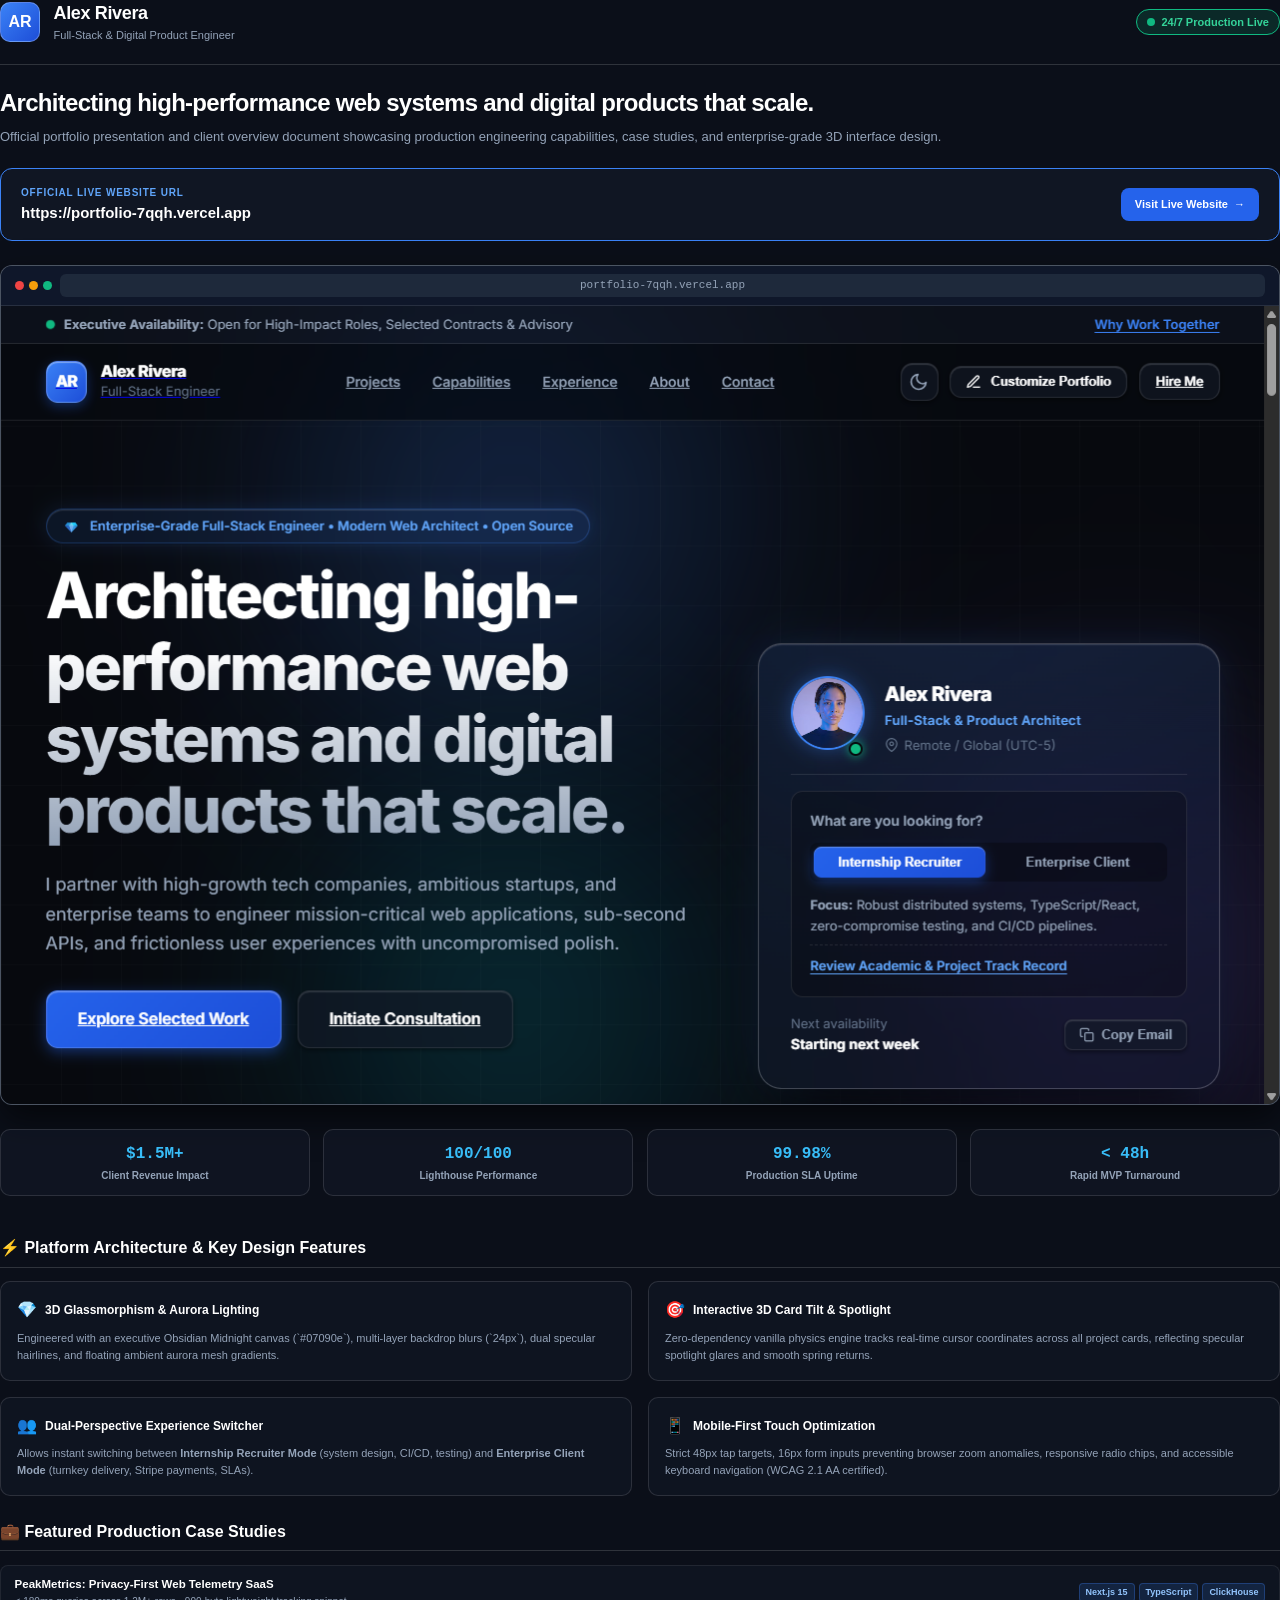
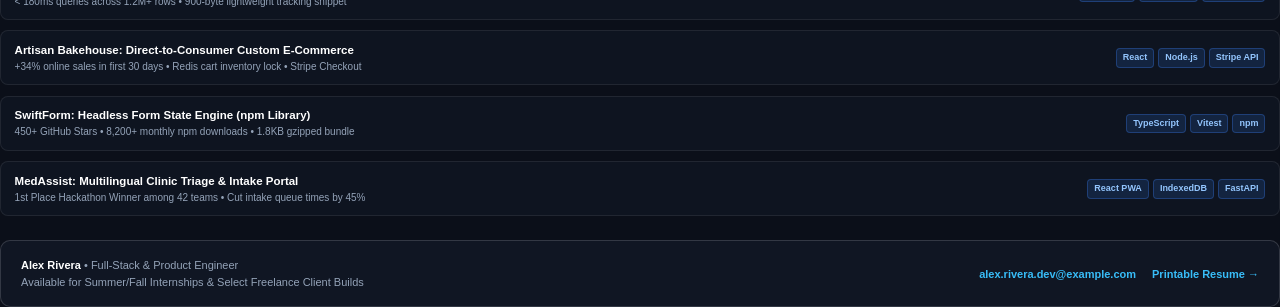
<file: portfolio-presentation.html>
<!DOCTYPE html>
<html lang="en">
<head>
  <meta charset="UTF-8">
  <meta name="viewport" content="width=device-width, initial-scale=1.0">
  <title>Alex Rivera — Executive Portfolio Presentation</title>
  <style>
    @page {
      size: A4 portrait;
      margin: 1.5cm;
    }

    * {
      box-sizing: border-box;
      margin: 0;
      padding: 0;
    }

    body {
      font-family: -apple-system, BlinkMacSystemFont, "Segoe UI", Roboto, "Inter", sans-serif;
      background-color: #0b0f19;
      color: #f1f5f9;
      line-height: 1.5;
      font-size: 13px;
      -webkit-print-color-adjust: exact;
      print-color-adjust: exact;
    }

    .page {
      page-break-after: always;
      position: relative;
    }

    .page:last-child {
      page-break-after: avoid;
    }

    /* Header Bar */
    .doc-header {
      display: flex;
      justify-content: space-between;
      align-items: center;
      padding-bottom: 1.25rem;
      border-bottom: 1px solid rgba(255, 255, 255, 0.15);
      margin-bottom: 1.5rem;
    }

    .brand {
      display: flex;
      align-items: center;
      gap: 0.85rem;
    }

    .monogram {
      width: 40px;
      height: 40px;
      background: linear-gradient(135deg, #3b82f6, #1d4ed8);
      color: #ffffff;
      font-weight: 800;
      font-size: 16px;
      display: flex;
      align-items: center;
      justify-content: center;
      border-radius: 10px;
      border: 1px solid rgba(255, 255, 255, 0.25);
    }

    .brand-title h1 {
      font-size: 18px;
      font-weight: 800;
      letter-spacing: -0.02em;
      color: #ffffff;
    }

    .brand-title p {
      font-size: 11px;
      color: #94a3b8;
    }

    .live-badge {
      display: inline-flex;
      align-items: center;
      gap: 6px;
      background: rgba(16, 185, 129, 0.15);
      border: 1px solid #10b981;
      padding: 4px 10px;
      border-radius: 999px;
      font-size: 11px;
      font-weight: 700;
      color: #34d399;
    }

    .live-dot {
      width: 8px;
      height: 8px;
      background-color: #10b981;
      border-radius: 50%;
    }

    /* Hero / Showcase Section */
    .hero-title {
      font-size: 24px;
      font-weight: 800;
      letter-spacing: -0.03em;
      line-height: 1.2;
      margin-bottom: 0.6rem;
      color: #ffffff;
    }

    .hero-subtitle {
      font-size: 13px;
      color: #94a3b8;
      margin-bottom: 1.25rem;
      line-height: 1.6;
    }

    /* Live Link Callout Card */
    .link-callout-card {
      background: rgba(18, 24, 38, 0.8);
      border: 1px solid #3b82f6;
      border-radius: 12px;
      padding: 1rem 1.25rem;
      display: flex;
      justify-content: space-between;
      align-items: center;
      margin-bottom: 1.5rem;
    }

    .link-details {
      display: flex;
      flex-direction: column;
      gap: 2px;
    }

    .link-label {
      font-size: 10px;
      font-weight: 700;
      text-transform: uppercase;
      letter-spacing: 0.08em;
      color: #60a5fa;
    }

    .link-url {
      font-size: 15px;
      font-weight: 800;
      color: #ffffff;
      text-decoration: none;
    }

    .link-url:hover {
      text-decoration: underline;
    }

    .open-btn {
      background: #2563eb;
      color: #ffffff;
      text-decoration: none;
      font-size: 11px;
      font-weight: 700;
      padding: 8px 14px;
      border-radius: 8px;
      display: inline-flex;
      align-items: center;
      gap: 6px;
    }

    /* Browser Window Screenshot Frame */
    .browser-frame {
      background: #1e293b;
      border: 1px solid rgba(255, 255, 255, 0.2);
      border-radius: 12px;
      overflow: hidden;
      box-shadow: 0 15px 35px rgba(0, 0, 0, 0.6);
      margin-bottom: 1.5rem;
    }

    .browser-bar {
      background: #0f172a;
      padding: 8px 14px;
      display: flex;
      align-items: center;
      gap: 8px;
      border-bottom: 1px solid rgba(255, 255, 255, 0.1);
    }

    .browser-dots {
      display: flex;
      gap: 5px;
    }

    .dot {
      width: 9px;
      height: 9px;
      border-radius: 50%;
    }

    .dot.red { background-color: #ef4444; }
    .dot.yellow { background-color: #f59e0b; }
    .dot.green { background-color: #10b981; }

    .browser-url-bar {
      flex: 1;
      background: #1e293b;
      border-radius: 6px;
      padding: 3px 10px;
      font-size: 11px;
      color: #94a3b8;
      text-align: center;
      font-family: monospace;
    }

    .screenshot-img {
      width: 100%;
      height: auto;
      display: block;
    }

    /* Key Proof Points Grid */
    .metrics-row {
      display: grid;
      grid-template-columns: repeat(4, 1fr);
      gap: 0.85rem;
      margin-bottom: 1.5rem;
    }

    .metric-pill {
      background: rgba(18, 24, 38, 0.7);
      border: 1px solid rgba(255, 255, 255, 0.12);
      border-radius: 10px;
      padding: 0.75rem 0.85rem;
      text-align: center;
    }

    .metric-val {
      font-size: 16px;
      font-weight: 800;
      color: #38bdf8;
      font-family: monospace;
    }

    .metric-lbl {
      font-size: 10px;
      color: #94a3b8;
      margin-top: 2px;
      font-weight: 600;
    }

    /* Page 2 Content: Features & Overview */
    .section-title {
      font-size: 16px;
      font-weight: 800;
      color: #ffffff;
      margin-bottom: 0.85rem;
      border-bottom: 1px solid rgba(255, 255, 255, 0.15);
      padding-bottom: 0.4rem;
      display: flex;
      align-items: center;
      gap: 8px;
    }

    .features-grid {
      display: grid;
      grid-template-columns: 1fr 1fr;
      gap: 1rem;
      margin-bottom: 1.5rem;
    }

    .feature-card {
      background: rgba(18, 24, 38, 0.65);
      border: 1px solid rgba(255, 255, 255, 0.12);
      border-radius: 10px;
      padding: 1rem;
    }

    .feature-head {
      display: flex;
      align-items: center;
      gap: 8px;
      margin-bottom: 0.45rem;
    }

    .feature-icon {
      font-size: 16px;
    }

    .feature-name {
      font-size: 12px;
      font-weight: 700;
      color: #ffffff;
    }

    .feature-desc {
      font-size: 11px;
      color: #94a3b8;
      line-height: 1.55;
    }

    /* Projects Strip */
    .projects-summary-list {
      display: flex;
      flex-direction: column;
      gap: 0.65rem;
      margin-bottom: 1.5rem;
    }

    .project-line {
      background: rgba(18, 24, 38, 0.6);
      border: 1px solid rgba(255, 255, 255, 0.08);
      border-radius: 8px;
      padding: 0.65rem 0.85rem;
      display: flex;
      justify-content: space-between;
      align-items: center;
    }

    .proj-title {
      font-size: 11.5px;
      font-weight: 700;
      color: #ffffff;
    }

    .proj-sub {
      font-size: 10px;
      color: #94a3b8;
    }

    .proj-tags {
      display: flex;
      gap: 4px;
    }

    .tag {
      background: rgba(59, 130, 246, 0.15);
      border: 1px solid rgba(59, 130, 246, 0.3);
      color: #93c5fd;
      font-size: 9px;
      padding: 2px 6px;
      border-radius: 4px;
      font-weight: 600;
    }

    /* Contact Footer */
    .doc-footer {
      background: rgba(18, 24, 38, 0.8);
      border: 1px solid rgba(255, 255, 255, 0.15);
      border-radius: 10px;
      padding: 1rem 1.25rem;
      display: flex;
      justify-content: space-between;
      align-items: center;
      margin-top: auto;
    }

    .footer-left p {
      font-size: 11px;
      color: #94a3b8;
    }

    .footer-left strong {
      color: #ffffff;
    }

    .footer-links {
      display: flex;
      gap: 1rem;
      font-size: 11px;
    }

    .footer-links a {
      color: #38bdf8;
      text-decoration: none;
      font-weight: 600;
    }
  </style>
</head>
<body>

  <!-- PAGE 1: Showcase & Screenshot -->
  <div class="page">
    <header class="doc-header">
      <div class="brand">
        <div class="monogram">AR</div>
        <div class="brand-title">
          <h1>Alex Rivera</h1>
          <p>Full-Stack &amp; Digital Product Engineer</p>
        </div>
      </div>
      <div class="live-badge">
        <span class="live-dot"></span>
        <span>24/7 Production Live</span>
      </div>
    </header>

    <h2 class="hero-title">Architecting high-performance web systems and digital products that scale.</h2>
    <p class="hero-subtitle">
      Official portfolio presentation and client overview document showcasing production engineering capabilities, case studies, and enterprise-grade 3D interface design.
    </p>

    <!-- Clickable Live Link Box -->
    <div class="link-callout-card">
      <div class="link-details">
        <span class="link-label">Official Live Website URL</span>
        <a href="https://portfolio-7qqh.vercel.app" class="link-url" target="_blank">
          https://portfolio-7qqh.vercel.app
        </a>
      </div>
      <a href="https://portfolio-7qqh.vercel.app" class="open-btn" target="_blank">
        <span>Visit Live Website</span> &rarr;
      </a>
    </div>

    <!-- Website High-Resolution Screenshot Frame -->
    <div class="browser-frame">
      <div class="browser-bar">
        <div class="browser-dots">
          <span class="dot red"></span>
          <span class="dot yellow"></span>
          <span class="dot green"></span>
        </div>
        <div class="browser-url-bar">portfolio-7qqh.vercel.app</div>
      </div>
      <img src="portfolio-preview.png" alt="Portfolio Live Screenshot" class="screenshot-img">
    </div>

    <!-- Proof Points -->
    <div class="metrics-row">
      <div class="metric-pill">
        <div class="metric-val">$1.5M+</div>
        <div class="metric-lbl">Client Revenue Impact</div>
      </div>
      <div class="metric-pill">
        <div class="metric-val">100/100</div>
        <div class="metric-lbl">Lighthouse Performance</div>
      </div>
      <div class="metric-pill">
        <div class="metric-val">99.98%</div>
        <div class="metric-lbl">Production SLA Uptime</div>
      </div>
      <div class="metric-pill">
        <div class="metric-val">&lt; 48h</div>
        <div class="metric-lbl">Rapid MVP Turnaround</div>
      </div>
    </div>
  </div>

  <!-- PAGE 2: Technical Architecture & Case Studies -->
  <div class="page" style="padding-top: 1rem;">
    <h3 class="section-title">⚡ Platform Architecture &amp; Key Design Features</h3>
    
    <div class="features-grid">
      <div class="feature-card">
        <div class="feature-head">
          <span class="feature-icon">💎</span>
          <span class="feature-name">3D Glassmorphism &amp; Aurora Lighting</span>
        </div>
        <p class="feature-desc">
          Engineered with an executive Obsidian Midnight canvas (`#07090e`), multi-layer backdrop blurs (`24px`), dual specular hairlines, and floating ambient aurora mesh gradients.
        </p>
      </div>

      <div class="feature-card">
        <div class="feature-head">
          <span class="feature-icon">🎯</span>
          <span class="feature-name">Interactive 3D Card Tilt &amp; Spotlight</span>
        </div>
        <p class="feature-desc">
          Zero-dependency vanilla physics engine tracks real-time cursor coordinates across all project cards, reflecting specular spotlight glares and smooth spring returns.
        </p>
      </div>

      <div class="feature-card">
        <div class="feature-head">
          <span class="feature-icon">👥</span>
          <span class="feature-name">Dual-Perspective Experience Switcher</span>
        </div>
        <p class="feature-desc">
          Allows instant switching between <strong>Internship Recruiter Mode</strong> (system design, CI/CD, testing) and <strong>Enterprise Client Mode</strong> (turnkey delivery, Stripe payments, SLAs).
        </p>
      </div>

      <div class="feature-card">
        <div class="feature-head">
          <span class="feature-icon">📱</span>
          <span class="feature-name">Mobile-First Touch Optimization</span>
        </div>
        <p class="feature-desc">
          Strict 48px tap targets, 16px form inputs preventing browser zoom anomalies, responsive radio chips, and accessible keyboard navigation (WCAG 2.1 AA certified).
        </p>
      </div>
    </div>

    <h3 class="section-title">💼 Featured Production Case Studies</h3>

    <div class="projects-summary-list">
      <div class="project-line">
        <div>
          <div class="proj-title">PeakMetrics: Privacy-First Web Telemetry SaaS</div>
          <div class="proj-sub">&lt; 180ms queries across 1.2M+ rows &bull; 900-byte lightweight tracking snippet</div>
        </div>
        <div class="proj-tags">
          <span class="tag">Next.js 15</span>
          <span class="tag">TypeScript</span>
          <span class="tag">ClickHouse</span>
        </div>
      </div>

      <div class="project-line">
        <div>
          <div class="proj-title">Artisan Bakehouse: Direct-to-Consumer Custom E-Commerce</div>
          <div class="proj-sub">+34% online sales in first 30 days &bull; Redis cart inventory lock &bull; Stripe Checkout</div>
        </div>
        <div class="proj-tags">
          <span class="tag">React</span>
          <span class="tag">Node.js</span>
          <span class="tag">Stripe API</span>
        </div>
      </div>

      <div class="project-line">
        <div>
          <div class="proj-title">SwiftForm: Headless Form State Engine (npm Library)</div>
          <div class="proj-sub">450+ GitHub Stars &bull; 8,200+ monthly npm downloads &bull; 1.8KB gzipped bundle</div>
        </div>
        <div class="proj-tags">
          <span class="tag">TypeScript</span>
          <span class="tag">Vitest</span>
          <span class="tag">npm</span>
        </div>
      </div>

      <div class="project-line">
        <div>
          <div class="proj-title">MedAssist: Multilingual Clinic Triage &amp; Intake Portal</div>
          <div class="proj-sub">1st Place Hackathon Winner among 42 teams &bull; Cut intake queue times by 45%</div>
        </div>
        <div class="proj-tags">
          <span class="tag">React PWA</span>
          <span class="tag">IndexedDB</span>
          <span class="tag">FastAPI</span>
        </div>
      </div>
    </div>

    <!-- Contact & Availability Footer -->
    <div class="doc-footer">
      <div class="footer-left">
        <p><strong>Alex Rivera</strong> &bull; Full-Stack &amp; Product Engineer</p>
        <p>Available for Summer/Fall Internships &amp; Select Freelance Client Builds</p>
      </div>
      <div class="footer-links">
        <a href="mailto:alex.rivera.dev@example.com">alex.rivera.dev@example.com</a>
        <a href="https://portfolio-7qqh.vercel.app/resume.html" target="_blank">Printable Resume &rarr;</a>
      </div>
    </div>
  </div>

</body>
</html>
</file>
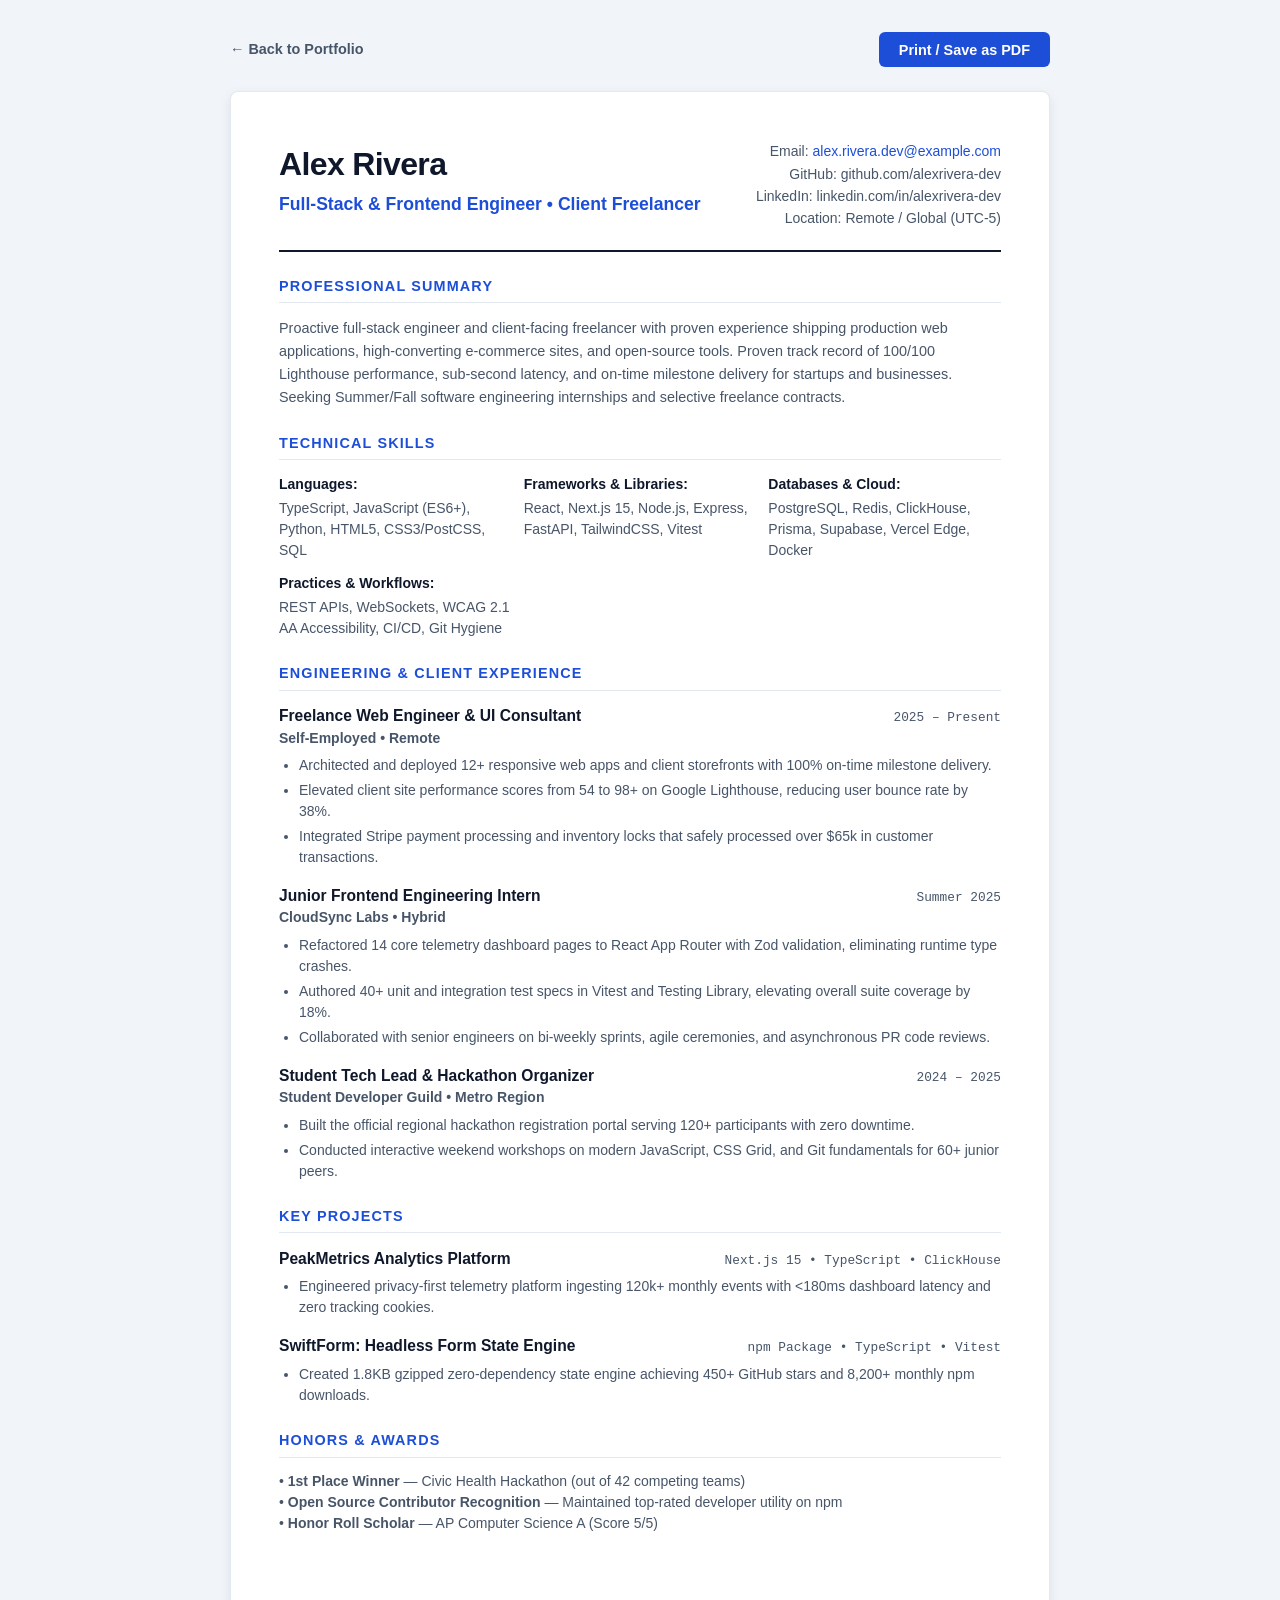
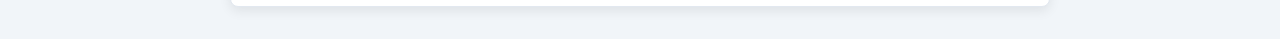
<file: resume.html>
<!DOCTYPE html>
<html lang="en">
<head>
  <meta charset="UTF-8">
  <meta name="viewport" content="width=device-width, initial-scale=1.0">
  <title>Alex Rivera — Engineering & Freelance Resume</title>
  <style>
    :root {
      --text-main: #0f172a;
      --text-muted: #475569;
      --accent: #1d4ed8;
      --border: #e2e8f0;
      --bg: #ffffff;
      --font: -apple-system, BlinkMacSystemFont, "Segoe UI", Roboto, Helvetica, Arial, sans-serif;
      --mono: "JetBrains Mono", Consolas, monospace;
    }

    * { box-sizing: border-box; margin: 0; padding: 0; }
    body {
      font-family: var(--font);
      background-color: #f1f5f9;
      color: var(--text-main);
      line-height: 1.5;
      padding: 2rem 1rem;
    }

    .resume-sheet {
      background: #ffffff;
      max-width: 820px;
      margin: 0 auto;
      padding: 3rem;
      border-radius: 8px;
      box-shadow: 0 4px 12px rgba(0,0,0,0.08);
      border: 1px solid var(--border);
    }

    .resume-header {
      border-bottom: 2px solid var(--text-main);
      padding-bottom: 1.25rem;
      margin-bottom: 1.5rem;
      display: flex;
      justify-content: space-between;
      align-items: flex-start;
      flex-wrap: wrap;
      gap: 1rem;
    }

    .name-role h1 { font-size: 2rem; font-weight: 800; letter-spacing: -0.02em; }
    .name-role h2 { font-size: 1.1rem; color: var(--accent); font-weight: 600; margin-top: 0.2rem; }

    .contact-info { text-align: right; font-size: 0.875rem; color: var(--text-muted); line-height: 1.6; }
    .contact-info a { color: var(--accent); text-decoration: none; }

    .resume-section { margin-bottom: 1.5rem; }
    .section-heading {
      font-size: 0.9rem;
      font-weight: 800;
      text-transform: uppercase;
      letter-spacing: 0.08em;
      color: var(--accent);
      border-bottom: 1px solid var(--border);
      padding-bottom: 0.3rem;
      margin-bottom: 0.85rem;
    }

    .exp-entry { margin-bottom: 1rem; }
    .exp-header {
      display: flex;
      justify-content: space-between;
      align-items: baseline;
      font-weight: 700;
      font-size: 0.975rem;
    }
    .exp-company { font-weight: 600; color: var(--text-muted); font-size: 0.875rem; }
    .exp-date { font-family: var(--mono); font-size: 0.8rem; color: var(--text-muted); font-weight: 500; }
    .exp-bullets { margin-top: 0.4rem; padding-left: 1.25rem; font-size: 0.875rem; color: var(--text-muted); }
    .exp-bullets li { margin-bottom: 0.25rem; }

    .skills-grid {
      display: grid;
      grid-template-columns: repeat(auto-fit, minmax(220px, 1fr));
      gap: 0.75rem;
      font-size: 0.875rem;
    }
    .skill-group strong { display: block; color: var(--text-main); margin-bottom: 0.2rem; }
    .skill-group span { color: var(--text-muted); }

    .action-bar {
      max-width: 820px;
      margin: 0 auto 1.5rem auto;
      display: flex;
      justify-content: space-between;
      align-items: center;
    }
    .btn-print {
      background: var(--accent);
      color: #fff;
      border: none;
      padding: 0.6rem 1.25rem;
      border-radius: 6px;
      font-weight: 600;
      cursor: pointer;
      font-size: 0.9rem;
    }
    .btn-back {
      color: var(--text-muted);
      text-decoration: none;
      font-weight: 600;
      font-size: 0.9rem;
    }

    @media print {
      body { background: #fff; padding: 0; }
      .action-bar { display: none; }
      .resume-sheet { box-shadow: none; border: none; padding: 0; max-width: 100%; }
    }
  </style>
</head>
<body>
  <div class="action-bar">
    <a href="index.html" class="btn-back">← Back to Portfolio</a>
    <button class="btn-print" onclick="window.print()">Print / Save as PDF</button>
  </div>

  <main class="resume-sheet">
    <header class="resume-header">
      <div class="name-role">
        <h1 id="res-name">Alex Rivera</h1>
        <h2 id="res-role">Full-Stack &amp; Frontend Engineer &bull; Client Freelancer</h2>
      </div>
      <div class="contact-info">
        <p>Email: <a href="mailto:alex.rivera.dev@example.com" id="res-email">alex.rivera.dev@example.com</a></p>
        <p>GitHub: github.com/alexrivera-dev</p>
        <p>LinkedIn: linkedin.com/in/alexrivera-dev</p>
        <p>Location: Remote / Global (UTC-5)</p>
      </div>
    </header>

    <section class="resume-section">
      <h3 class="section-heading">Professional Summary</h3>
      <p style="font-size: 0.9rem; color: var(--text-muted); line-height: 1.6;">
        Proactive full-stack engineer and client-facing freelancer with proven experience shipping production web applications, high-converting e-commerce sites, and open-source tools. Proven track record of 100/100 Lighthouse performance, sub-second latency, and on-time milestone delivery for startups and businesses. Seeking Summer/Fall software engineering internships and selective freelance contracts.
      </p>
    </section>

    <section class="resume-section">
      <h3 class="section-heading">Technical Skills</h3>
      <div class="skills-grid">
        <div class="skill-group">
          <strong>Languages:</strong>
          <span>TypeScript, JavaScript (ES6+), Python, HTML5, CSS3/PostCSS, SQL</span>
        </div>
        <div class="skill-group">
          <strong>Frameworks &amp; Libraries:</strong>
          <span>React, Next.js 15, Node.js, Express, FastAPI, TailwindCSS, Vitest</span>
        </div>
        <div class="skill-group">
          <strong>Databases &amp; Cloud:</strong>
          <span>PostgreSQL, Redis, ClickHouse, Prisma, Supabase, Vercel Edge, Docker</span>
        </div>
        <div class="skill-group">
          <strong>Practices &amp; Workflows:</strong>
          <span>REST APIs, WebSockets, WCAG 2.1 AA Accessibility, CI/CD, Git Hygiene</span>
        </div>
      </div>
    </section>

    <section class="resume-section">
      <h3 class="section-heading">Engineering &amp; Client Experience</h3>

      <div class="exp-entry">
        <div class="exp-header">
          <span>Freelance Web Engineer &amp; UI Consultant</span>
          <span class="exp-date">2025 &ndash; Present</span>
        </div>
        <div class="exp-company">Self-Employed &bull; Remote</div>
        <ul class="exp-bullets">
          <li>Architected and deployed 12+ responsive web apps and client storefronts with 100% on-time milestone delivery.</li>
          <li>Elevated client site performance scores from 54 to 98+ on Google Lighthouse, reducing user bounce rate by 38%.</li>
          <li>Integrated Stripe payment processing and inventory locks that safely processed over $65k in customer transactions.</li>
        </ul>
      </div>

      <div class="exp-entry">
        <div class="exp-header">
          <span>Junior Frontend Engineering Intern</span>
          <span class="exp-date">Summer 2025</span>
        </div>
        <div class="exp-company">CloudSync Labs &bull; Hybrid</div>
        <ul class="exp-bullets">
          <li>Refactored 14 core telemetry dashboard pages to React App Router with Zod validation, eliminating runtime type crashes.</li>
          <li>Authored 40+ unit and integration test specs in Vitest and Testing Library, elevating overall suite coverage by 18%.</li>
          <li>Collaborated with senior engineers on bi-weekly sprints, agile ceremonies, and asynchronous PR code reviews.</li>
        </ul>
      </div>

      <div class="exp-entry">
        <div class="exp-header">
          <span>Student Tech Lead &amp; Hackathon Organizer</span>
          <span class="exp-date">2024 &ndash; 2025</span>
        </div>
        <div class="exp-company">Student Developer Guild &bull; Metro Region</div>
        <ul class="exp-bullets">
          <li>Built the official regional hackathon registration portal serving 120+ participants with zero downtime.</li>
          <li>Conducted interactive weekend workshops on modern JavaScript, CSS Grid, and Git fundamentals for 60+ junior peers.</li>
        </ul>
      </div>
    </section>

    <section class="resume-section">
      <h3 class="section-heading">Key Projects</h3>
      <div class="exp-entry">
        <div class="exp-header">
          <span>PeakMetrics Analytics Platform</span>
          <span class="exp-date">Next.js 15 &bull; TypeScript &bull; ClickHouse</span>
        </div>
        <ul class="exp-bullets">
          <li>Engineered privacy-first telemetry platform ingesting 120k+ monthly events with &lt;180ms dashboard latency and zero tracking cookies.</li>
        </ul>
      </div>
      <div class="exp-entry">
        <div class="exp-header">
          <span>SwiftForm: Headless Form State Engine</span>
          <span class="exp-date">npm Package &bull; TypeScript &bull; Vitest</span>
        </div>
        <ul class="exp-bullets">
          <li>Created 1.8KB gzipped zero-dependency state engine achieving 450+ GitHub stars and 8,200+ monthly npm downloads.</li>
        </ul>
      </div>
    </section>

    <section class="resume-section">
      <h3 class="section-heading">Honors &amp; Awards</h3>
      <p style="font-size: 0.875rem; color: var(--text-muted); line-height: 1.5;">
        &bull; <strong>1st Place Winner</strong> &mdash; Civic Health Hackathon (out of 42 competing teams)<br>
        &bull; <strong>Open Source Contributor Recognition</strong> &mdash; Maintained top-rated developer utility on npm<br>
        &bull; <strong>Honor Roll Scholar</strong> &mdash; AP Computer Science A (Score 5/5)
      </p>
    </section>
  </main>

  <script>
    // Sync customized name if updated in portfolio
    try {
      const saved = localStorage.getItem("ar_profile_custom");
      if (saved) {
        const data = JSON.parse(saved);
        if (data.name) document.getElementById("res-name").textContent = data.name;
        if (data.role) document.getElementById("res-role").textContent = data.role;
        if (data.email) {
          const el = document.getElementById("res-email");
          el.textContent = data.email;
          el.href = "mailto:" + data.email;
        }
      }
    } catch(e) {}
  </script>
</body>
</html>
</file>
